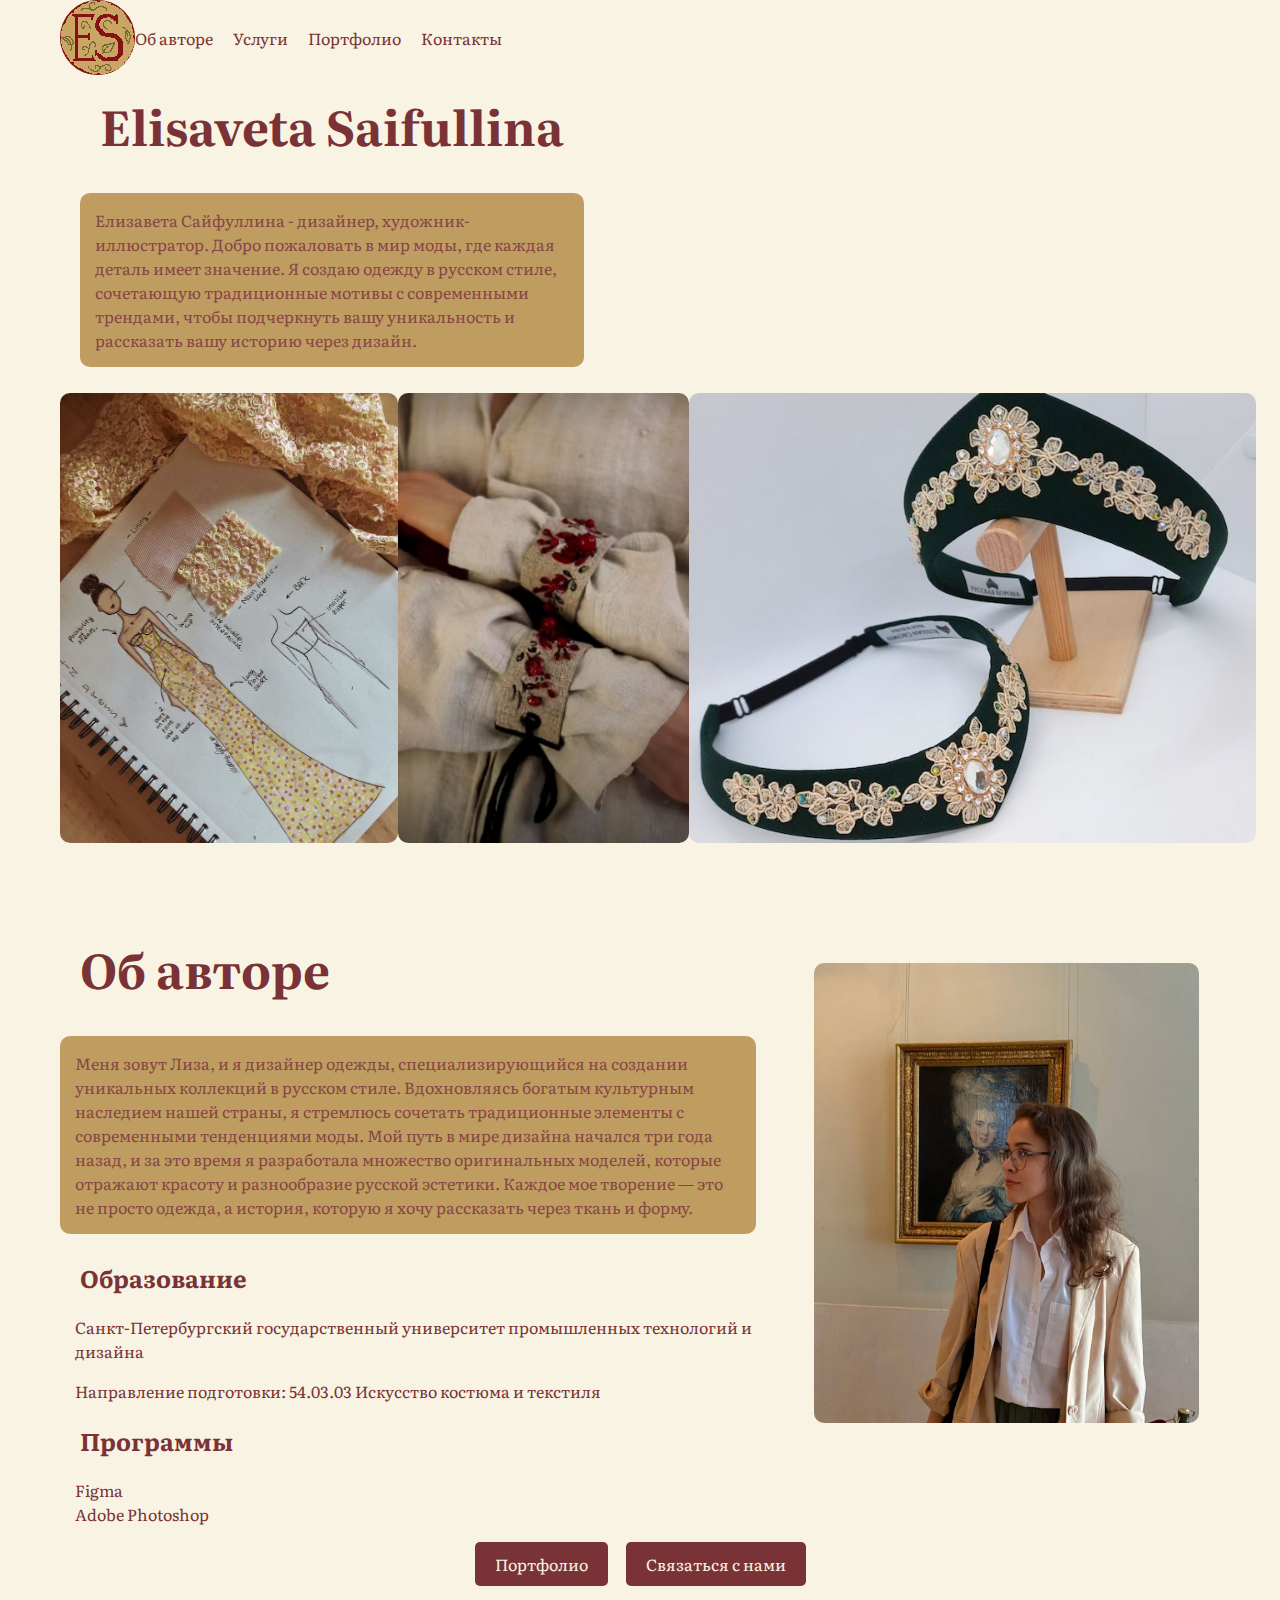
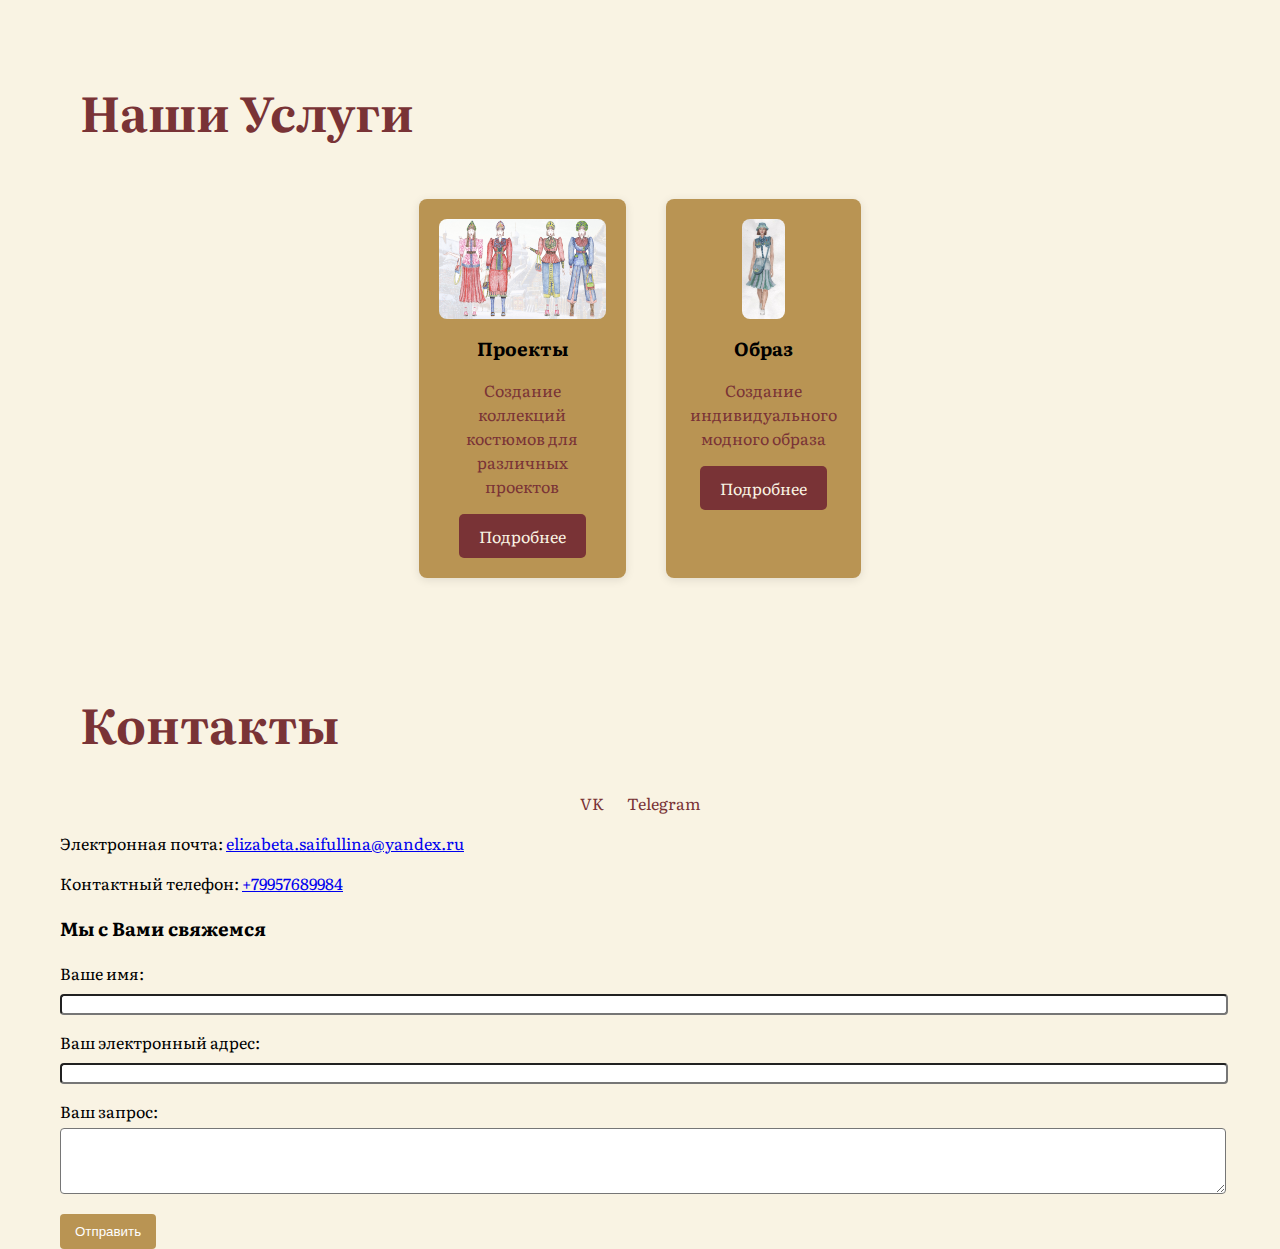
<file: index.html>
<!DOCTYPE html>
<html lang="ru">
<head>
    <meta charset="UTF-8">
    <meta name="viewport" content="width=device-width, initial-scale=1.0">
    <title>Elisaveta Saifullina</title>
    <link rel="stylesheet" href="styles.css">
    <link rel="preconnect" href="https://fonts.googleapis.com">
    <link rel="preconnect" href="https://fonts.gstatic.com" crossorigin>
    <meta http-equiv="Content-Security-Policy">
    <link href="https://fonts.googleapis.com/css2?family=Inter:ital,opsz,wght@0,14..32,100..900;1,14..32,100..900&family=Jost:ital,wght@0,100..900;1,100..900&family=Literata:ital,opsz,wght@0,7..72,200..900;1,7..72,200..900&display=swap" rel="stylesheet">
    <script src="script.js"></script>
    
  
</head>

<body>
    <div class="header-container">
    <div class="header"> 
        <a href="index.html" class="logo">
            <img src="logo.png" alt="Логотип">
        </a>
            <nav class="nav">
                <a href="#author">Об авторе</a>
                <a href="#services">Услуги</a>
                <a href="portfolio.html">Портфолио</a>
                <a href="#contacts">Контакты</a>
            </nav>
        </div>
    </div>
    <div class="greeting_text">
        <section class="greeting_text"> 
            <h1>Elisaveta Saifullina</h1>
            <div class="text-box">
                Елизавета Сайфуллина - дизайнер, художник-иллюстратор. Добро пожаловать в мир моды, где каждая деталь имеет значение. Я создаю одежду в русском стиле, сочетающую традиционные мотивы с современными трендами, чтобы подчеркнуть вашу уникальность и рассказать вашу историю через дизайн.
            </div>

        </section>

        <section class="image-container"> 
            <div class="image-container">
            <div class="image">
                <img class="image" src="эскиз.png"> 
            </div>
            <div class="image">
                <img class="image" src="поручи.png"> 
            </div>
            <div class="image">
                <img class="image" src="кокошники.png"> 
            </div>
        </div>
        </section>
    </div>

<div id="author" class="container_author">
    <div class="left-side">
	<section class="about_autor">
            <h1>Об авторе</h1>
            <div class="text-box_author">
                Меня зовут Лиза, и я дизайнер одежды, специализирующийся на создании уникальных коллекций в русском стиле. Вдохновляясь богатым культурным наследием нашей страны, я стремлюсь сочетать традиционные элементы с современными тенденциями моды. Мой путь в мире дизайна начался три года назад, и за это время я разработала множество оригинальных моделей, которые отражают красоту и разнообразие русской эстетики. Каждое мое творение — это не просто одежда, а история, которую я хочу рассказать через ткань и форму. 
            </div>
            <div class="programms">
	<h2>Образование</h2>
        <ul>
            <li> <p> Санкт-Петербургский государственный университет промышленных технологий и дизайна
 <p> Направление подготовки: 54.03.03 Искусство костюма и текстиля</li>
            
        </ul>
        <h2>Программы</h2>
        <ul>
            <li>Figma</li>
            <li>Adobe Photoshop</li>
               
            </div>
 </ul>
    </div>
      <div class="right-side">   
     	 <div class="authors_photo">
                <img class="authors_photo" src="authors_photo.jpg">
            </div>

    </div>  
</div>
<div class="container">
    <!-- Кнопка "Портфолио" -->
    <a href="portfolio.html" class="button portfolio-button">Портфолио</a>

    <!-- Кнопка "Связаться с нами" -->
    <a href="#contacts" class="button contact-button">Связаться с нами</a>   
</div>

    <div id="services" class="container_services">
    <section class="services_h1"> 
        <h1>Наши Услуги</h1>  
    </section>
    
    <section class="services_cards"> 
        <div class="card">
            <img src="collection.jpg">
            <h3>Проекты</h3>
            <p>Создание коллекций костюмов для различных проектов</p>
            <a href="#service1" class="button open-modal">Подробнее</a>
        </div>

        <div class="card">
            <img src="look.jpg">
            <h3>Образ</h3>
            <p>Создание индивидуального модного образа</p>
            <a href="#service2" class="button open-modal">Подробнее</a>
        </div>
    </section>

    <!-- Модальные окна для услуг -->
    <div id="service1" class="overlay">
        <div class="modal">
            <span class="close">&times;</span>
            <img src="collection.jpg" alt="Услуга">
            <div class="modal-content">
                <h2>Проекты</h2>
                <p>Создание коллекций костюмов для различных проектов. Индивидуальный подход к каждому клиенту, разработка уникального стиля с учетом всех пожеланий.</p>
                <a href="#contacts" class="button">Контакты</a>
            </div>
        </div>
    </div>

    <div id="service2" class="overlay">
        <div class="modal">
            <span class="close">&times;</span>
            <img src="look.jpg" alt="Услуга">
            <div class="modal-content">
                <h2>Образ</h2>
                <p>Создание индивидуального модного образа. Полный цикл от эскиза до реализации, подбор материалов и аксессуаров.</p>
                <a href="#contacts" class="button">Контакты</a>
            </div>
        </div>
    </div>
    </div>
<div class="contact-form-container">
    <div class="contact-form">
    <div id="contacts" class="container_contacts">
        <h1>Контакты</h1>
        
        <div class="social-links">
            <a href="https://vk.com/helissaa" target="_blank">VK</a>
            <a href="https://t.me/elisaveta_saifullina_fashion" target="_blank">Telegram</a>
        </div>
    
        <p>Электронная почта: <a href="mailto:elizabeta.saifullina@yandex.ru">elizabeta.saifullina@yandex.ru</a></p>
        <p>Контактный телефон: <a href="tel:+7995768998">+79957689984</a></p>
        <div class="contact-form">
            <h3>Мы с Вами свяжемся</h3>
            <form id="contact-form" 
                action="https://formspree.io/f/xrbqalje" 
                method="POST">

                <div class="form-group">
                    <label for="name">Ваше имя:</label>
                    <input type="text" id="name" name="name" required>
                </div>
                <div class="form-group">
                    <label for="email">Ваш электронный адрес:</label>
                    <input type="email" id="email" name="email" required>
                </div>
                <div class="form-group">
                    <label for="message">Ваш запрос:</label>
                    <textarea id="message" name="message" rows="4" required></textarea>
                </div>
    
    
                <!-- Кнопка отправки -->
                <button type="submit">Отправить</button>
            </form>
        </div>
    </div>
     </div>
</div>
</body>
</html>
</file>
<file: styles.css>
body {
    margin: 0;
    padding: 0;
    background-color: #F9F3E3;
    font-family: 'Literata', serif;
    
}
/* Шапка */
.header-container {
    width: 100%;
    max-width: 1200px;
    top: 0;
    background-color: #F9F3E3;
    z-index: 1000;
    margin: 0 auto;
    padding: 0;
    box-sizing: border-box;
    position: fixed;
    left: 0;
    right: 0;
    border-radius: 5px;
}



.header { 
    max-width: 1200px;
    top: 0;
    margin: 0 auto;
    padding: 0 20px;
    display: flex; 
    justify-content: space-between; 
    align-items: center;  
    height: 75px; 
    background-color: #F9F3E3; 
    position: fixed;
    z-index: 1;

}
      
.logo { 
    display: inline-block;
    width: 75px;
    height: 75px; 
    border-radius: 50%;
    background-color: #B99453; 

}
/* Логотип как ссылка */

.logo img {
    width: 100%;
    height: auto;
    border-radius: 50%;
}

.nav { 
    display: flex; 
    gap: 20px; 

}

.nav a { 
    text-decoration: none; 
    color: #793336; 
    font-size: 16px; 
} 
h1 { 
    max-width: 1200px;
    display: flex; 
    align-items: center;
    font-size: 48px; 
    color: #793336;
    margin-top: 90px;
    
} 

.greeting_text {
    max-width: 1200px;
    width: 100%;
    align-items: center;
    
}     
  
.text-box {
    display: flex;
    max-width: 1200px;
    width: 45%;
    background-color: #B99453; 
    border-radius: 10px; 
    color: #793336; 
    font-size: 16px; 
    padding: 15px; 
    box-sizing: border-box; 
    margin-top: 26px; 
    margin-bottom: 26px;
    opacity: 90%;

}
        
.image-container {
    max-width: 100%;
    height: auto; 
    padding: 0px; 
    display: flex; 
    justify-content: space-between; 
    border-radius: 10px;
    margin: auto;

}
        
.image {
    height: 450px;
    background-color: #fff;
    border-radius: 10px;

}

         


.container {
    max-width: 1200px;
    margin: 0px;
    
}
.container_author{
 display: flex;
    align-items: center;
    justify-content: space-between;
    max-width: 1440px;
    margin: 0 auto;
}

.about_autor {
    margin-top: 30px;

}

.authors_photo {
    
    height: 460px;
    margin-left: auto;
    border-radius: 10px;    
    
}
h2 { 
    font-size: 24px; 
    color: #793336;
} 

.left-side {
    width: 60%;
}

.right-side {
    width: 35%;
margin-left: auto;
}

ul {
    list-style-type: none;
    padding-left: 15px;
}

li {
    margin-bottom: 0;
    font-size: 16px; 
    color: #793336;
}
.text-box_author {
   width: 100%;
    background-color: #B99453; 
    border-radius: 10px; 
    color: #793336; 
    font-size: 16px; 
    padding: 15px; 
    box-sizing: border-box; 
    margin-top: 26px; 
    margin-bottom: 26px;
    opacity: 90%;
}
/* Общие стили для всех кнопок */
.button {
    display: inline-block;
    padding: 10px 20px;
    font-size: 16px;
    text-decoration: none;
    color: #F9F3E3;
    background-color: 7A693B; /* зеленый цвет фона */
    border-radius: 5px;
    transition: background-color 0.3s ease;
}

/* Изменение цвета фона при наведении курсора */
.button:hover {
    background-color: #793336; /* Темнее зеленый цвет при наведении */
}

/* Стиль для кнопки "Портфолио" */
.portfolio-button {
    margin-right: 15px; /* Отступ между кнопками */
    color: #B99453;
}

/* Стиль для кнопки "Связаться с нами" */
.contact-button {
    color: #B99453;
}
.container_services {
    
    display: flex;
    align-items: flex-start;
    justify-content: space-between;
    max-width: 1236px;
    margin: auto;
    flex-direction: column;

    
}
.services_h1 {


}
.services_cards {
    display: flex;
    width: calc(45% - 40px);
    margin: auto;
}
.card {
    background: #B99453;
    border-radius: 8px;
    box-shadow: 0 2px 10px rgba(0, 0, 0, 0.1);
    margin: 20px;
    padding: 20px;
    text-align: center;
    width: 200px;
}
.card img {
    height: 100px;
    border-radius: 8px;
}
.card h3 {
    margin: 10px 0;
}
.card p {
    color: #793336;
}
.container {
            text-align: center;
        }
        .button {
            padding: 10px 20px;
            background-color: #793336;
            color: #F9F3E3;
            border: none;
            cursor: pointer;
            border-radius: 5px;
        }
        .overlay {
            display: none; /* Скрыто по умолчанию */
            position: fixed;
            top: 0;
            left: 0;
            width: 100%;
            height: 100%;
            background-color: rgba(0, 0, 0, 0.7);
            z-index: 1000;
        }
        .modal {
            position: absolute;
            top: 50%;
            left: 50%;
            transform: translate(-50%, -50%);
            background-color: #F9F3E3;
            border-radius: 8px;
            box-shadow: 0 2px 10px rgba(0, 0, 0, 0.3);
            width: 80%;
            max-width: 800px;
            display: flex;
            overflow: hidden;
        }
        .modal-content {
            padding: 20px;
            flex: 1; /* Занимает оставшееся пространство */
        }
        .modal img {
            height: 200px;
        }
        .close {
            position: absolute;
            top: 10px;
            right: 10px; /* Изменено с left на right */
            cursor: pointer;
            font-size: 24px;
            color: #793336; /* Добавлен цвет для лучшей видимости */
            z-index: 1001; /* Чтобы был поверх других элементов */
        }
        @media (max-width: 768px) {
            .modal img {
                width: 40%; /* Размер фотографии для мобильных */
                order: -1; /* Перемещает изображение перед текстом */
            }
            .modal {
                flex-direction: column; /* Вертикальное расположение на мобильных устройствах */
                align-items: center; /* Центрирование содержимого */
                text-align: center; /* Центрирование текста */
            }
        }




.container_contacts {
    max-width: 1236px;
    margin: auto;
    
    padding: 20px;
    border-radius: 5px;
    
}
h1 {
    
}
.contact_form {
    width: 50%;
    height: auto;
    align-items: center;
    background-color: #B99453;

}
.social-links {
    text-align: center;
    margin: 15px 0;
}
.social-links a {
    margin: 0 10px;
    text-decoration: none;
    color: #793336;
}
.form-group {
    margin-bottom: 15px;
    
}
.form-group label {
    display: block;
    margin-bottom: 5px;
}
.form-group input {
    width: 100%;
    align-items: center;
    border-radius: 4px;
}
.form-group textarea {
    width: 100%;
    border-radius: 4px;
}
button {
    background-color: #B99453;
    color: white;
    border: none;
    padding: 10px 15px;
    border-radius: 4px;
    cursor: pointer;
}
button:hover {
    background-color: #793336;
}

/* Стили для страницы портфолио */
.portfolio-section {
    padding: 40px 0;
    text-align: center;
}
.h1 {
    margin-top: 90px;
}
.portfolio-grid {
    display: grid;
    grid-template-columns: repeat(2, 1fr);
    gap: 30px;
    margin: 40px auto;
    max-width: 1236px;
}

.portfolio-item {
    background-color: #B99453;
    border-radius: 10px;
    padding: 15px;
    transition: transform 0.3s ease;
}

.portfolio-item:hover {
    transform: translateY(-5px);
}

.portfolio-item img {
    width: 100%;
    height: auto;
    border-radius: 8px;
    margin-bottom: 10px;
}

.portfolio-caption {
    color: #793336;
    font-size: 18px;
    margin: 0;
}

.portfolio-contact-button {
    display: block;
    width: 200px;
    margin: 40px auto;
    text-align: center;
    background-color: #793336;
    color: #F9F3E3;
}

/* Адаптация для мобильных устройств */
@media (max-width: 768px) {
    .portfolio-grid {
        grid-template-columns: 1fr;
        gap: 20px;
    }
    
    .portfolio-item img {
        width: 110%; /* Увеличение на 10% */
        margin-left: -5%; /* Центрирование увеличенного изображения */
    }
    
    .portfolio-section h1 {
        font-size: 36px;
    }
}

/* Логотип как ссылка */
.logo {
    display: block;
    cursor: pointer;
}
/* Адаптивные стили */
@media (max-width: 1024px) { /* Планшет */
    .text-box, .text-box_author {
        width: 80%;
    }
    
    .container_author {
        flex-direction: column;
    }
    
    .left-side, .right-side {
        width: 100%;
    }
    
    .authors_photo {
        margin: 20px auto;
    }
}

@media (max-width: 768px) { /* Телефон */
    .header {
        padding: 10px 0;
        height: auto;
    }
    
    .nav {
        flex-direction: column;
        gap: 10px;
    }
    
    h1 {
        font-size: 36px;
    }
    
    .image-container {
        flex-direction: column;
    }
    
    .image {
        height: auto;
        margin-bottom: 15px;
    }
    
    .services_cards {
        flex-direction: column;
        width: 100%;
    }
    
    .card {
        width: 80%;
        margin: 10px auto;
    }
    
    /* Форма обратной связи */
    .contact-form-container {
        width: 100%;
        padding: 20px 0;
    }
    
    .contact-form {
        width: 90%;
        margin: 0 auto;
        background-color: #B99453;
        padding: 20px;
        border-radius: 10px;
    }
}
.container, 
.header-container,
.greeting_text,
.container_author,
.container_services,
.container_contacts,
.portfolio-section {
    max-width: 1200px;
    margin: 0 auto;
    padding: 0 20px;
    box-sizing: border-box;
}
/* Шапка */
.header-container {
    position: fixed;
    top: 0;
    width: 100%;
    background-color: #F9F3E3;
    z-index: 1000;
    padding: 0;
}



/* Заголовки */
h1, h2 {
    padding-left: 20px;
    margin-left: 0;
}
</file>
